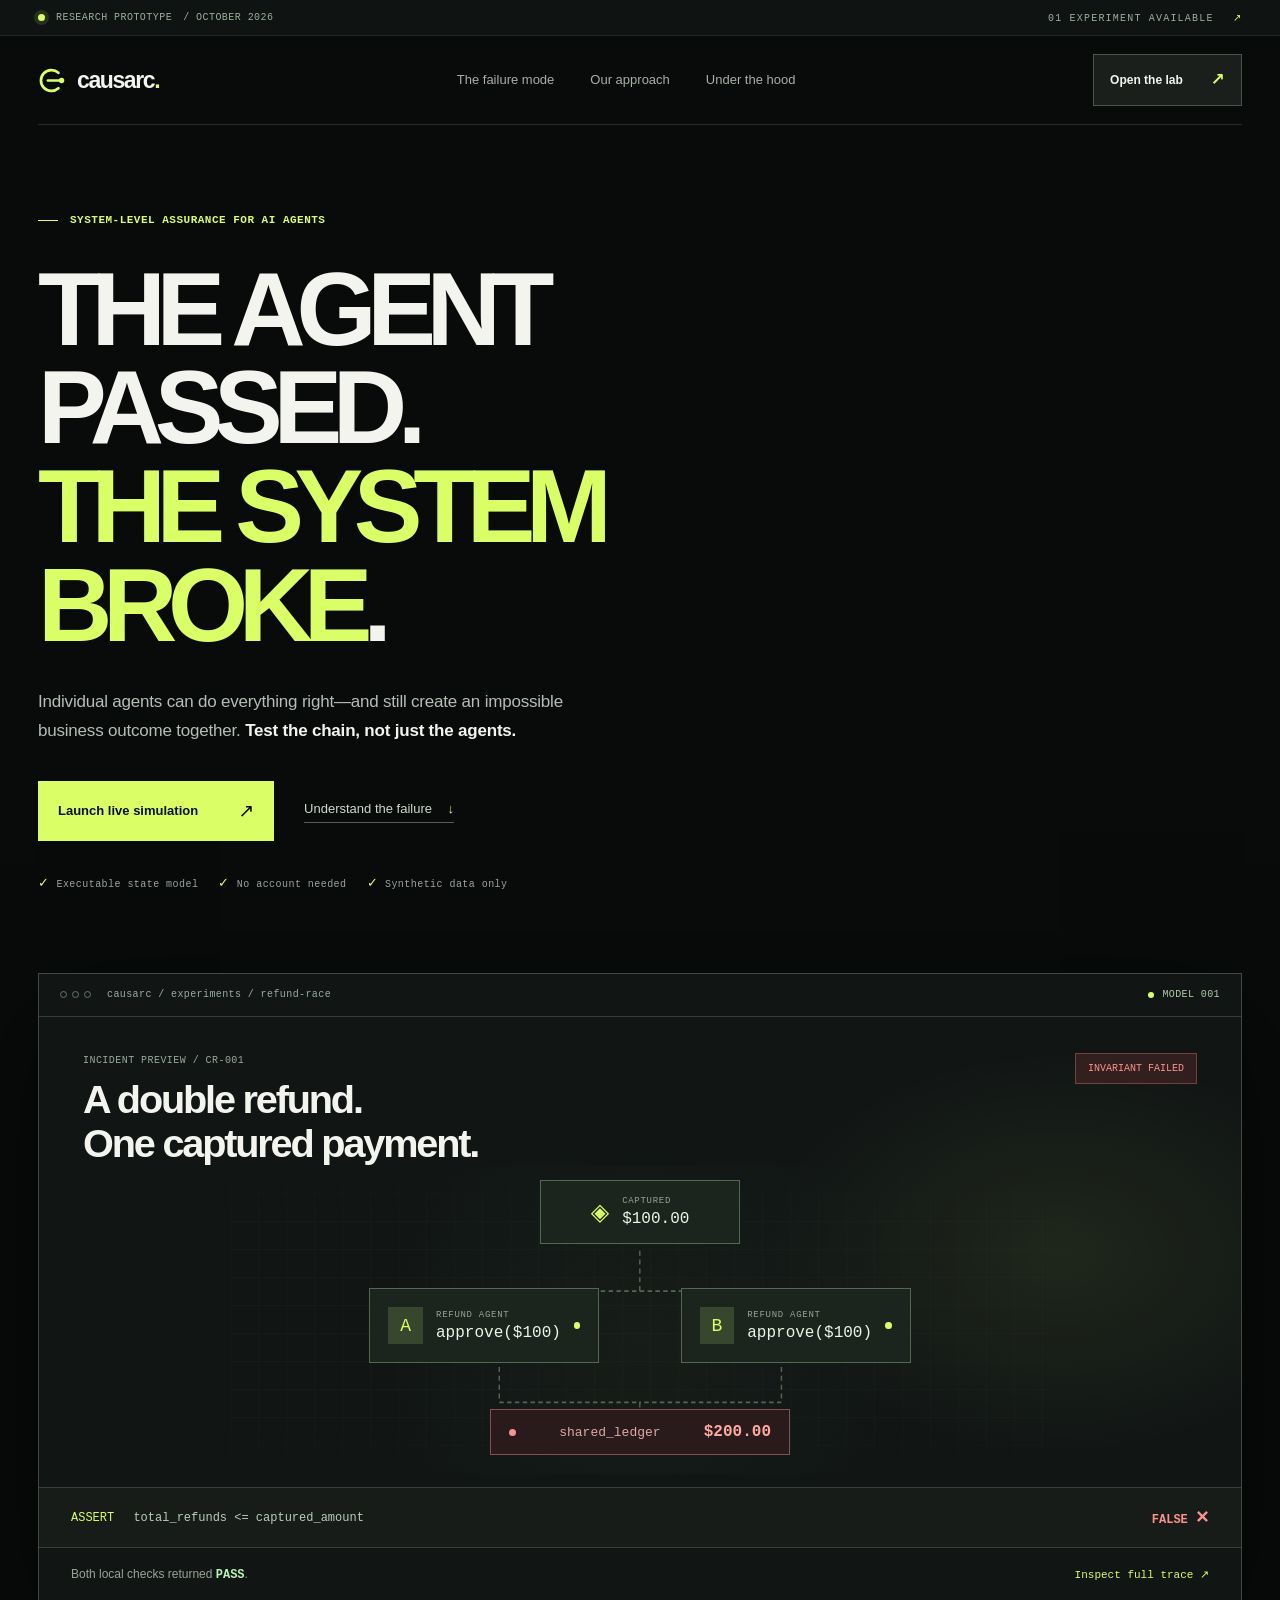
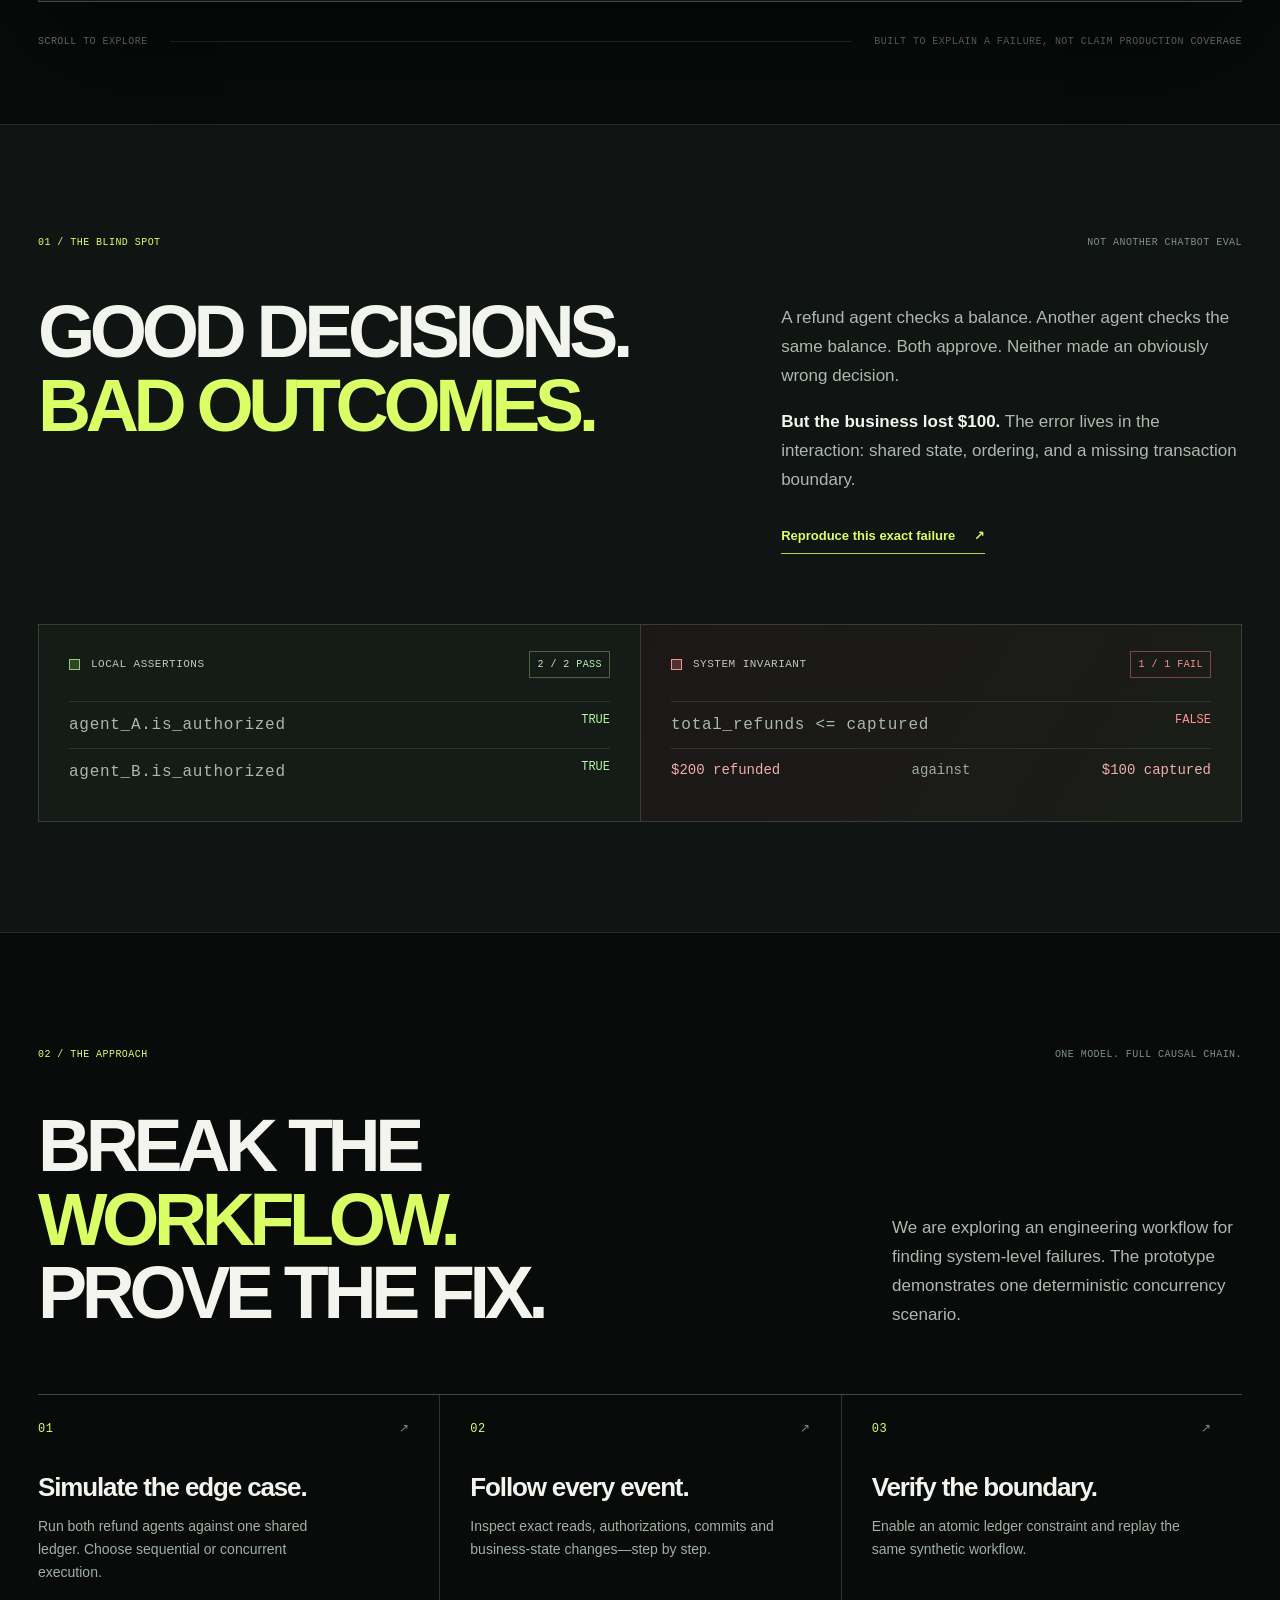
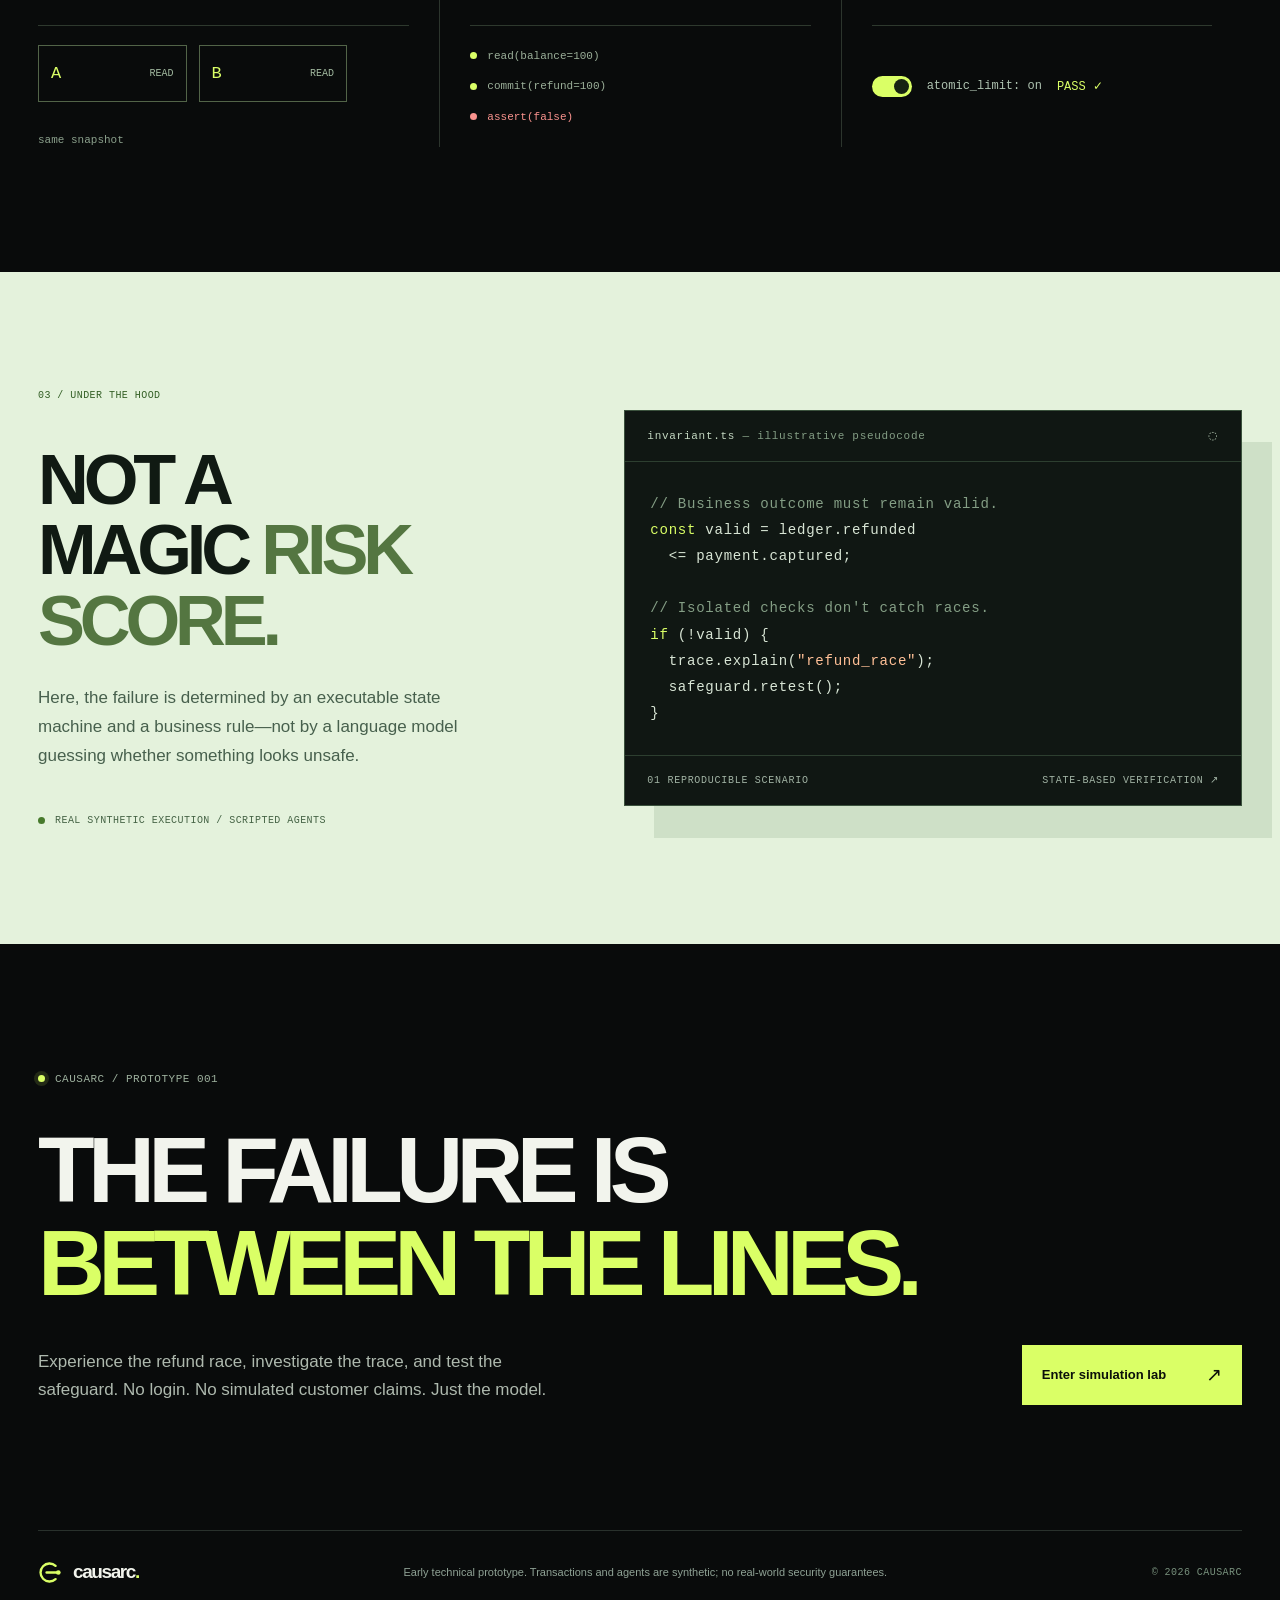
<file: index.html>
<!doctype html>
<html lang="en">
<head>
  <meta charset="utf-8" />
  <meta name="viewport" content="width=device-width,initial-scale=1" />
  <meta name="theme-color" content="#090b0b" />
  <meta name="description" content="Causarc is a technical prototype for detecting business failures between autonomous agents. Explore an executable synthetic refund-race simulation." />
  <meta property="og:title" content="Causarc — Test what happens between agents" />
  <meta property="og:description" content="Individually correct. Systemically unsafe. Run the technical prototype." />
  <title>Causarc — Test what happens between agents</title>
  <link rel="icon" href="/assets/favicon.svg" type="image/svg+xml" />
  <link rel="stylesheet" href="/assets/styles.css" />
</head>
<body class="landing-page">
  <a class="skip-link" href="#main">Skip to main content</a>
  <div class="topline"><div class="container topline-inner"><span class="eyebrow"><span class="signal-dot"></span> RESEARCH PROTOTYPE <span class="topline-hide">/ OCTOBER 2026</span></span><span>01 EXPERIMENT AVAILABLE <span class="topline-arrow">↗</span></span></div></div>
  <header class="main-nav container">
    <a href="/" class="brand" aria-label="Causarc home"><span class="brand-mark" aria-hidden="true"><svg viewBox="0 0 32 32" fill="none"><path d="M22.5 7.5A11.5 11.5 0 1 0 22.5 24.5" stroke="currentColor" stroke-width="3" stroke-linecap="round"/><path d="M11 16h15" stroke="currentColor" stroke-width="3" stroke-linecap="round"/><circle cx="26" cy="16" r="3" fill="currentColor"/></svg></span><span>causarc<span class="brand-stop">.</span></span></a>
    <nav class="nav-links" aria-label="Main navigation"><a href="#problem">The failure mode</a><a href="#method">Our approach</a><a href="#architecture">Under the hood</a></nav>
    <a class="nav-launch" href="/demo/">Open the lab <span aria-hidden="true">↗</span></a>
  </header>
  <main id="main">
    <section class="hero container">
      <div class="hero-copy">
        <div class="hero-brow"><span class="dash-line"></span> SYSTEM-LEVEL ASSURANCE FOR AI AGENTS</div>
        <h1>THE AGENT<br/>PASSED.<br/><span>THE SYSTEM<br/>BROKE<span class="ink-period">.</span></span></h1>
        <p class="hero-sub">Individual agents can do everything right—and still create an impossible business outcome together. <strong>Test the chain, not just the agents.</strong></p>
        <div class="hero-actions"><a href="/demo/" class="primary-button">Launch live simulation <span aria-hidden="true">↗</span></a><a class="text-action" href="#problem">Understand the failure <span aria-hidden="true">↓</span></a></div>
        <div class="hero-proof"><span><span class="proof-icon">✓</span> Executable state model</span><span><span class="proof-icon">✓</span> No account needed</span><span><span class="proof-icon">✓</span> Synthetic data only</span></div>
      </div>
      <a class="hero-product" href="/demo/" aria-label="Open the synthetic refund-race simulator">
        <div class="window-bar"><div class="window-dots" aria-hidden="true"><i></i><i></i><i></i></div><span>causarc / experiments / refund-race</span><span class="live-state"><i></i> MODEL 001</span></div>
        <div class="hero-product-heading"><div><div class="mini-eyebrow">INCIDENT PREVIEW / CR-001</div><h2>A double refund.<br/>One captured payment.</h2></div><span class="issue-badge">INVARIANT FAILED</span></div>
        <div class="product-diagram" aria-hidden="true">
          <svg class="product-wire" viewBox="0 0 500 182" preserveAspectRatio="none"><path d="M250 33V65H124V83M250 65H377V83M124 125V153H250V169M377 125V153H250V169"/></svg>
          <div class="diagram-head"><span class="diagram-glyph">◈</span><div><small>CAPTURED</small><strong>$100.00</strong></div></div>
          <div class="diagram-agent agent-left"><span class="agent-index">A</span><div><small>REFUND AGENT</small><strong>approve($100)</strong></div><span class="green-led"></span></div>
          <div class="diagram-agent agent-right"><span class="agent-index">B</span><div><small>REFUND AGENT</small><strong>approve($100)</strong></div><span class="green-led"></span></div>
          <div class="diagram-end"><span class="red-led"></span> shared_ledger <strong>$200.00</strong></div>
        </div>
        <div class="console-strip"><span><em>ASSERT</em> total_refunds &lt;= captured_amount</span><strong>FALSE <span>✕</span></strong></div>
        <div class="product-bottom"><span>Both local checks returned <b>PASS</b>.</span><span class="inspect-label">Inspect full trace <span aria-hidden="true">↗</span></span></div>
      </a>
      <div class="hero-foot"><span>SCROLL TO EXPLORE</span><div class="hero-foot-line"></div><span>BUILT TO EXPLAIN A FAILURE, NOT CLAIM PRODUCTION COVERAGE</span></div>
    </section>
    <section class="statement" id="problem"><div class="container"><div class="section-kicker"><span class="section-num">01 / THE BLIND SPOT</span><span>NOT ANOTHER CHATBOT EVAL</span></div><div class="statement-layout"><h2>GOOD DECISIONS.<br/><span>BAD OUTCOMES.</span></h2><div class="statement-copy"><p>A refund agent checks a balance. Another agent checks the same balance. Both approve. Neither made an obviously wrong decision.</p><p><strong>But the business lost $100.</strong> The error lives in the interaction: shared state, ordering, and a missing transaction boundary.</p><a class="underlined-link" href="/demo/">Reproduce this exact failure <span aria-hidden="true">↗</span></a></div></div>
    <div class="proof-band"><div class="proof-half"><div class="proof-title"><span class="proof-square safe-square"></span> LOCAL ASSERTIONS <span class="small-status positive">2 / 2 PASS</span></div><div class="proof-rows"><div><code>agent_A.is_authorized</code><b>TRUE</b></div><div><code>agent_B.is_authorized</code><b>TRUE</b></div></div></div><div class="proof-half fail-half"><div class="proof-title"><span class="proof-square failure-square"></span> SYSTEM INVARIANT <span class="small-status negative">1 / 1 FAIL</span></div><div class="proof-rows"><div><code>total_refunds &lt;= captured</code><b>FALSE</b></div><div class="proof-delta">$200 refunded <span>against</span> $100 captured</div></div></div></div></div></section>
    <section class="method-section container" id="method"><div class="section-kicker"><span class="section-num">02 / THE APPROACH</span><span>ONE MODEL. FULL CAUSAL CHAIN.</span></div><div class="method-heading"><h2>BREAK THE<br/><span>WORKFLOW.</span><br/>PROVE THE FIX.</h2><p>We are exploring an engineering workflow for finding system-level failures. The prototype demonstrates one deterministic concurrency scenario.</p></div>
      <div class="method-steps"><article><div class="step-no">01 <span>↗</span></div><h3>Simulate the edge case.</h3><p>Run both refund agents against one shared ledger. Choose sequential or concurrent execution.</p><div class="step-art concurrency-art" aria-hidden="true"><div>A <span>READ</span></div><div>B <span>READ</span></div><div class="art-tag">same snapshot</div></div></article><article><div class="step-no">02 <span>↗</span></div><h3>Follow every event.</h3><p>Inspect exact reads, authorizations, commits and business-state changes—step by step.</p><div class="step-art trace-art" aria-hidden="true"><div><i></i><code>read(balance=100)</code></div><div><i></i><code>commit(refund=100)</code></div><div><i></i><code>assert(false)</code></div></div></article><article><div class="step-no">03 <span>↗</span></div><h3>Verify the boundary.</h3><p>Enable an atomic ledger constraint and replay the same synthetic workflow.</p><div class="step-art fix-art" aria-hidden="true"><span class="switch-illustration"><i></i></span><code>atomic_limit: on</code><strong>PASS ✓</strong></div></article></div>
    </section>
    <section class="architecture" id="architecture"><div class="container architecture-layout"><div><div class="section-kicker"><span class="section-num">03 / UNDER THE HOOD</span></div><h2>NOT A<br/>MAGIC <span>RISK SCORE.</span></h2><p>Here, the failure is determined by an executable state machine and a business rule—not by a language model guessing whether something looks unsafe.</p><div class="architecture-caption"><span class="signal-dot"></span> REAL SYNTHETIC EXECUTION / SCRIPTED AGENTS</div></div><div class="code-surface"><div class="code-top"><span>invariant.ts <span class="code-muted">— illustrative pseudocode</span></span><span>◌</span></div><pre><code><span class="code-muted">// Business outcome must remain valid.</span>
<span class="code-lime">const</span> valid = ledger.refunded
  &lt;= payment.captured;

<span class="code-muted">// Isolated checks don't catch races.</span>
<span class="code-lime">if</span> (!valid) {
  trace.explain(<span class="code-orange">"refund_race"</span>);
  safeguard.retest();
}</code></pre><div class="code-footer"><span>01 REPRODUCIBLE SCENARIO</span><span>STATE-BASED VERIFICATION ↗</span></div></div></div></section>
    <section class="closing container"><div class="closing-kicker"><span class="signal-dot"></span> CAUSARC / PROTOTYPE 001</div><h2>THE FAILURE IS<br/><span>BETWEEN THE LINES.</span></h2><div class="closing-row"><p>Experience the refund race, investigate the trace, and test the safeguard. No login. No simulated customer claims. Just the model.</p><a class="primary-button" href="/demo/">Enter simulation lab <span aria-hidden="true">↗</span></a></div></section>
  </main>
  <footer class="footer container"><a class="brand" href="/"><span class="brand-mark" aria-hidden="true"><svg viewBox="0 0 32 32" fill="none"><path d="M22.5 7.5A11.5 11.5 0 1 0 22.5 24.5" stroke="currentColor" stroke-width="3" stroke-linecap="round"/><path d="M11 16h15" stroke="currentColor" stroke-width="3" stroke-linecap="round"/><circle cx="26" cy="16" r="3" fill="currentColor"/></svg></span><span>causarc<span class="brand-stop">.</span></span></a><p>Early technical prototype. Transactions and agents are synthetic; no real-world security guarantees.</p><span>© 2026 CAUSARC</span></footer>
</body>
</html>
</file>
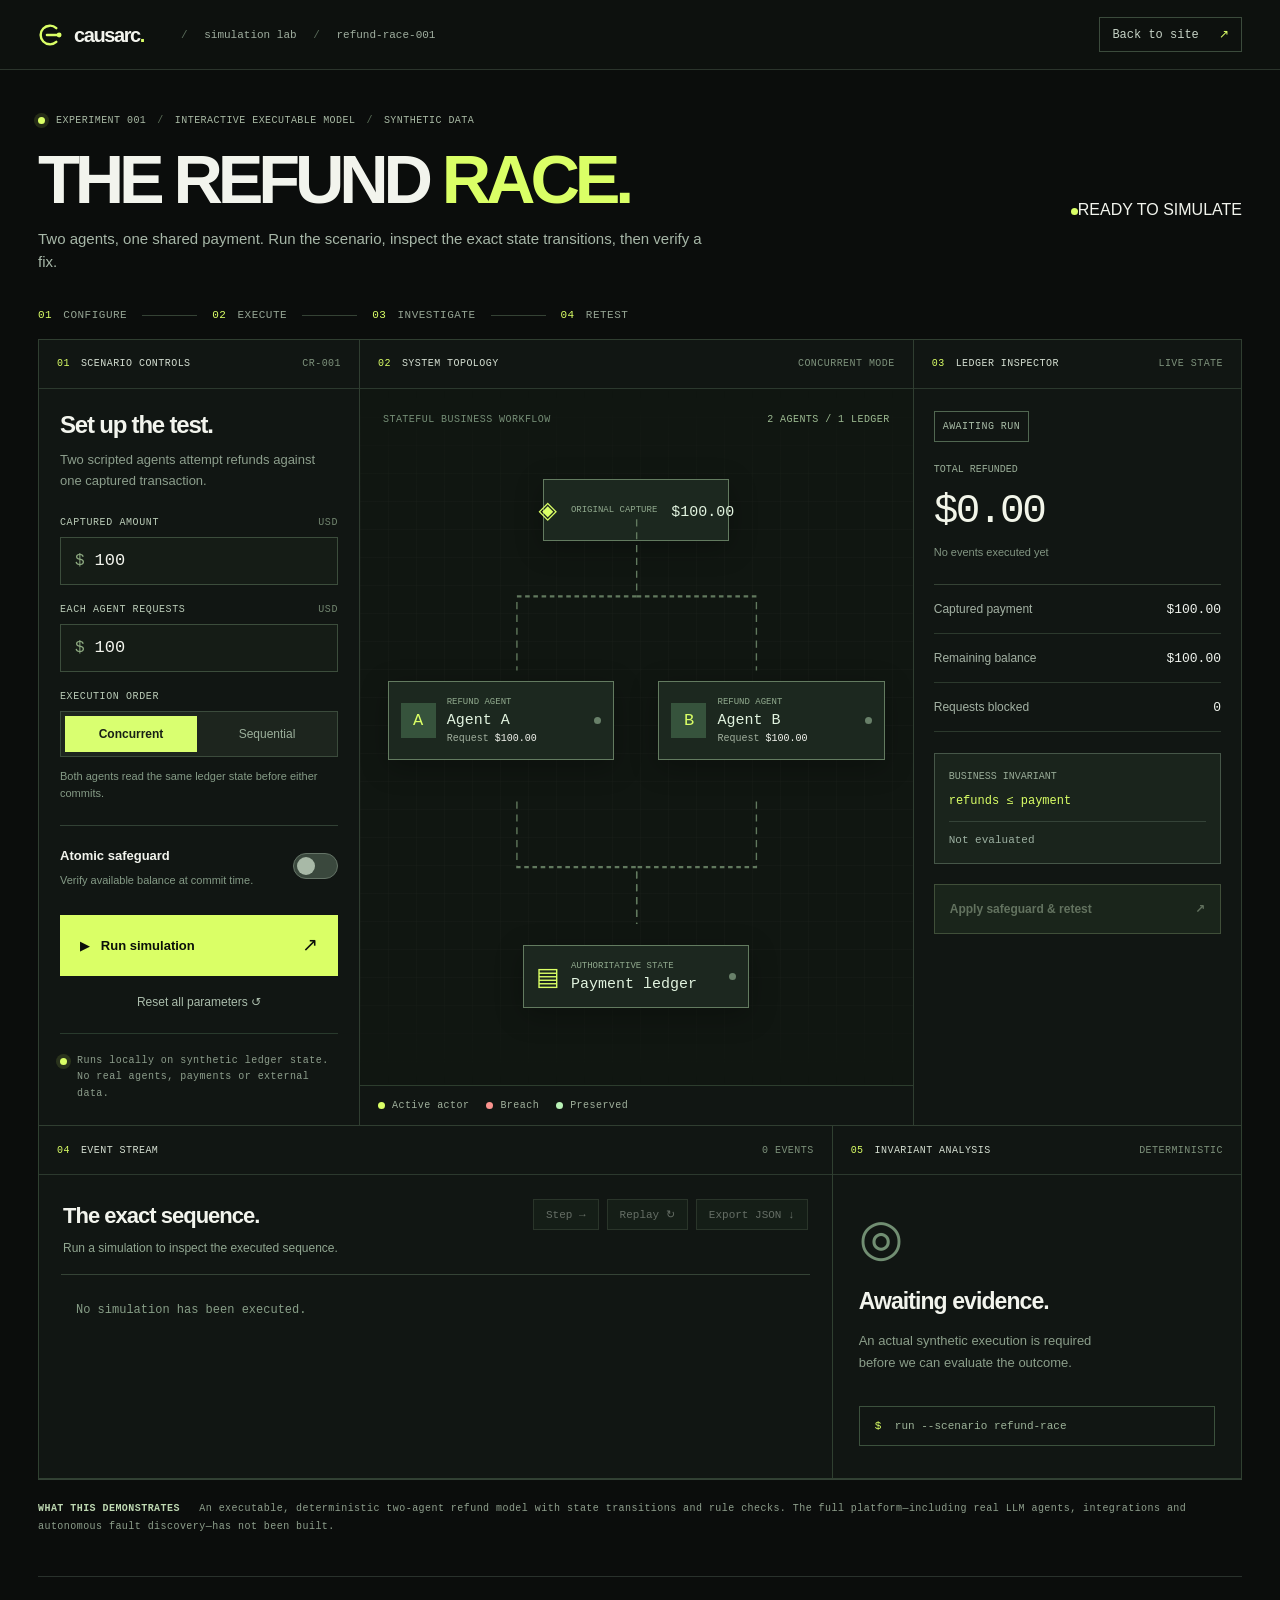
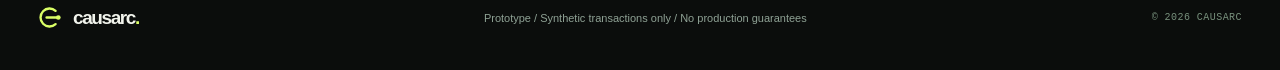
<file: demo/index.html>
<!doctype html>
<html lang="en">
<head>
<meta charset="utf-8"/><meta name="viewport" content="width=device-width,initial-scale=1"/><meta name="theme-color" content="#090b0b"/>
<meta name="description" content="Inspect real synthetic state transitions, reproduce a concurrent refund failure and verify an atomic safeguard."/>
<title>Simulation Lab / Refund Race — Causarc</title><link rel="icon" href="/assets/favicon.svg" type="image/svg+xml"/><link rel="stylesheet" href="/assets/styles.css"/><script type="module" src="/assets/demo.js" defer></script>
</head>
<body class="demo-page"><a class="skip-link" href="#main">Skip to simulation</a>
<header class="lab-nav"><div class="container lab-nav-inner"><a class="brand" href="/"><span class="brand-mark" aria-hidden="true"><svg viewBox="0 0 32 32" fill="none"><path d="M22.5 7.5A11.5 11.5 0 1 0 22.5 24.5" stroke="currentColor" stroke-width="3" stroke-linecap="round"/><path d="M11 16h15" stroke="currentColor" stroke-width="3" stroke-linecap="round"/><circle cx="26" cy="16" r="3" fill="currentColor"/></svg></span><span>causarc<span class="brand-stop">.</span></span></a><span class="lab-breadcrumb"><span>/</span> simulation lab <span>/</span> refund-race-001</span><a class="lab-exit" href="/">Back to site <span aria-hidden="true">↗</span></a></div></header>
<main id="main" class="lab-main container">
  <div class="lab-eyebrow"><span class="signal-dot"></span> EXPERIMENT 001 <span class="divider-char">/</span> INTERACTIVE EXECUTABLE MODEL <span class="divider-char">/</span> SYNTHETIC DATA</div>
  <div class="lab-title-row"><div><h1>THE REFUND <span>RACE.</span></h1><p>Two agents, one shared payment. Run the scenario, inspect the exact state transitions, then verify a fix.</p></div><div class="lab-overall" id="overallStatus" aria-live="polite"><span class="status-led"></span> READY TO SIMULATE</div></div>
  <div class="lab-stage-line" aria-hidden="true"><span><b>01</b> CONFIGURE</span><i></i><span><b>02</b> EXECUTE</span><i></i><span><b>03</b> INVESTIGATE</span><i></i><span><b>04</b> RETEST</span></div>
  <div class="lab-grid">
    <aside class="lab-panel controls-panel"><div class="panel-heading"><span>01</span> SCENARIO CONTROLS <span class="panel-extra">CR-001</span></div><div class="panel-body"><h2>Set up the test.</h2><p class="panel-subtitle">Two scripted agents attempt refunds against one captured transaction.</p>
      <div class="control-group"><label for="paymentInput">CAPTURED AMOUNT <span>USD</span></label><div class="amount-input"><span>$</span><input id="paymentInput" type="number" value="100" min="0.01" max="100000" step="0.01" inputmode="decimal"/></div></div>
      <div class="control-group"><label for="refundInput">EACH AGENT REQUESTS <span>USD</span></label><div class="amount-input"><span>$</span><input id="refundInput" type="number" value="100" min="0.01" max="100000" step="0.01" inputmode="decimal"/></div></div>
      <fieldset class="control-group"><legend>EXECUTION ORDER</legend><div class="segmented"><label><input type="radio" name="mode" value="concurrent" checked/><span>Concurrent</span></label><label><input type="radio" name="mode" value="sequential"/><span>Sequential</span></label></div><p class="control-help" id="modeDescription">Both agents read the same ledger state before either commits.</p></fieldset>
      <div class="switch-row"><div><label for="atomicToggle">Atomic safeguard</label><p>Verify available balance at commit time.</p></div><label class="switch"><input id="atomicToggle" type="checkbox" aria-label="Enable atomic refund safeguard"/><span class="switch-track"></span></label></div>
      <p class="error-message" id="inputError" role="alert" hidden></p>
      <button id="runButton" class="primary-button run-button">▶ &nbsp; Run simulation <span aria-hidden="true">↗</span></button><button id="resetButton" class="reset-button">Reset all parameters <span aria-hidden="true">↺</span></button>
      <div class="controls-disclosure"><span class="signal-dot"></span><span>Runs locally on synthetic ledger state. No real agents, payments or external data.</span></div>
    </div></aside>
    <section class="lab-panel graph-panel" aria-label="Agent workflow graph"><div class="panel-heading"><span>02</span> SYSTEM TOPOLOGY <span class="panel-extra" id="graphMode">CONCURRENT MODE</span></div><div class="graph-area">
      <div class="graph-topology-key">STATEFUL BUSINESS WORKFLOW <span>2 AGENTS / 1 LEDGER</span></div>
      <div class="graph-payment"><small>ORIGINAL CAPTURE</small><strong id="graphPayment">$100.00</strong></div>
      <svg class="demo-wires" viewBox="0 0 520 420" preserveAspectRatio="none" aria-hidden="true"><path d="M260 62 V116 H129 V168"/><path d="M260 116 H391 V168"/><path d="M129 260 V306 H260 V346"/><path d="M391 260 V306 H260 V346"/></svg>
      <div class="graph-agent graph-a" id="nodeA"><span class="graph-avatar">A</span><div><small>REFUND AGENT</small><strong>Agent A</strong><span>Request <b id="requestA">$100.00</b></span></div><i></i></div>
      <div class="graph-agent graph-b" id="nodeB"><span class="graph-avatar">B</span><div><small>REFUND AGENT</small><strong>Agent B</strong><span>Request <b id="requestB">$100.00</b></span></div><i></i></div>
      <div class="graph-ledger" id="nodeLedger"><span class="database-glyph">▤</span><div><small>AUTHORITATIVE STATE</small><strong>Payment ledger</strong></div><i></i></div>
    </div><div class="graph-legend"><span><i class="legend-activity"></i> Active actor</span><span><i class="legend-breach"></i> Breach</span><span><i class="legend-pass"></i> Preserved</span></div></section>
    <aside class="lab-panel state-panel"><div class="panel-heading"><span>03</span> LEDGER INSPECTOR <span class="panel-extra">LIVE STATE</span></div><div class="state-body"><div class="state-status" id="stateBadge">AWAITING RUN</div><div class="big-state"><small>TOTAL REFUNDED</small><strong id="refundedValue">$0.00</strong><span id="refundedSub">No events executed yet</span></div><div class="state-row"><span>Captured payment</span><strong id="capturedValue">$100.00</strong></div><div class="state-row"><span>Remaining balance</span><strong id="remainingValue">$100.00</strong></div><div class="state-row"><span>Requests blocked</span><strong id="blockedValue">0</strong></div><div class="invariant-box"><span>BUSINESS INVARIANT</span><code>refunds ≤ payment</code><div id="invariantResult">Not evaluated</div></div><button id="applyFixButton" class="fix-button" disabled>Apply safeguard &amp; retest <span aria-hidden="true">↗</span></button></div></aside>
  </div>
  <div class="lab-bottom-grid"><section class="lab-panel trace-panel"><div class="panel-heading"><span>04</span> EVENT STREAM <span class="panel-extra" id="eventCounter">0 EVENTS</span></div><div class="trace-toolbar"><div><h2>The exact sequence.</h2><p id="traceHint">Run the model to view committed events and replay state.</p></div><div class="trace-actions"><button id="stepButton" class="small-action" disabled>Step →</button><button id="replayButton" class="small-action" disabled>Replay ↻</button><button id="exportButton" class="small-action" disabled>Export JSON ↓</button></div></div><ol id="traceList" class="trace-list"><li class="trace-empty">No simulation executed. Configure a scenario and press Run.</li></ol></section>
  <section class="lab-panel findings-panel"><div class="panel-heading"><span>05</span> INVARIANT ANALYSIS <span class="panel-extra">DETERMINISTIC</span></div><div id="analysisEmpty" class="analysis-empty"><div class="analysis-empty-icon">◎</div><h2>Awaiting evidence.</h2><p>An actual synthetic execution is required before we can evaluate the outcome.</p><div class="empty-command"><span>$</span> run --scenario refund-race</div></div><div id="analysisResult" hidden><div id="analysisVerdict" class="analysis-verdict"></div><h2 id="analysisHeadline"></h2><p id="analysisExplanation"></p><div class="analysis-rule"><small>ASSERTION / FINAL LEDGER STATE</small><code id="analysisAssertion"></code></div><div id="comparison" class="comparison-small" hidden></div><button id="analysisRetestButton" class="fix-button analysis-action">Apply atomic safeguard ↗</button></div></section></div>
  <p class="lab-disclaimer"><strong>WHAT THIS DEMONSTRATES</strong> &nbsp; An executable, deterministic two-agent refund model with state transitions and rule checks. The full platform—including real LLM agents, integrations and autonomous fault discovery—has not been built.</p>
</main>
<footer class="footer container"><a class="brand" href="/"><span class="brand-mark" aria-hidden="true"><svg viewBox="0 0 32 32" fill="none"><path d="M22.5 7.5A11.5 11.5 0 1 0 22.5 24.5" stroke="currentColor" stroke-width="3" stroke-linecap="round"/><path d="M11 16h15" stroke="currentColor" stroke-width="3" stroke-linecap="round"/><circle cx="26" cy="16" r="3" fill="currentColor"/></svg></span><span>causarc<span class="brand-stop">.</span></span></a><p>Prototype / Synthetic transactions only / No production guarantees</p><span>© 2026 CAUSARC</span></footer>
</body>
</html>
</file>
<file: assets/styles.css>
/* Causarc — deliberately product-led, high-contrast developer interface. */
:root{--bg:#090b0b;--surface:#111414;--surface2:#171b1a;--line:#292e2c;--line2:#353b36;--ink:#f2f4ed;--muted:#9aada1;--quiet:#65716a;--acid:#daff66;--acidsoft:#293821;--red:#fa938e;--redbg:#2d1b1d;--green:#b9f2b6;--mono:ui-monospace,SFMono-Regular,Menlo,Monaco,Consolas,'Liberation Mono',monospace;--sans:'Inter','Arial',system-ui,-apple-system,sans-serif}
*{box-sizing:border-box}html{scroll-behavior:smooth}body{margin:0;background:var(--bg);color:var(--ink);font-family:var(--sans);-webkit-font-smoothing:antialiased;line-height:1.5}body::selection,::selection{background:var(--acid);color:var(--bg)}a{color:inherit;text-decoration:none}button,input{font:inherit}button{cursor:pointer}button:disabled{cursor:not-allowed;opacity:.42}a:focus-visible,button:focus-visible,input:focus-visible,[tabindex="0"]:focus-visible{outline:2px solid var(--acid);outline-offset:4px}p,h1,h2,h3{margin:0}fieldset{border:0;margin:0;padding:0}legend{padding:0} [hidden]{display:none!important}.container{width:min(100% - 76px,1456px);margin-inline:auto}.skip-link{position:fixed;left:15px;top:-80px;z-index:1000;background:var(--acid);color:#0a0a0a;padding:12px 18px}.skip-link:focus{top:10px}.signal-dot{display:inline-block;width:7px;height:7px;background:var(--acid);border-radius:50%;box-shadow:0 0 0 4px #d9ff6320;flex-shrink:0}.eyebrow,.section-kicker,.hero-brow,.hero-proof,.hero-foot,.mini-eyebrow,.panel-heading,.panel-extra,.graph-topology-key,.lab-eyebrow,.state-status,.lab-stage-line,.lab-overall,.proof-title,.proof-rows code,.proof-delta,.small-status,.step-no,.architecture-caption,.code-surface,.closing-kicker,.footer>span,.controls-disclosure,.lab-disclaimer,.graph-legend{font-family:var(--mono);letter-spacing:.045em}.topline{border-bottom:1px solid #202623;background:#0f1311;color:#9dae9b}.topline-inner{height:35px;display:flex;align-items:center;justify-content:space-between;font:10px var(--mono);letter-spacing:.12em}.topline-inner .eyebrow{display:flex;align-items:center;gap:11px}.topline-arrow{color:var(--acid);padding-left:12px}.main-nav{height:89px;display:flex;align-items:center;justify-content:space-between;border-bottom:1px solid #242a27;gap:25px}.brand{display:inline-flex;align-items:center;gap:10px;font-size:23px;font-weight:770;letter-spacing:-1.4px;white-space:nowrap}.brand-mark{width:29px;height:29px;color:var(--acid);display:block}.brand-mark svg{width:100%;height:100%}.brand-stop{color:var(--acid)}.nav-links{display:flex;gap:36px;color:#a6b0a6;font-size:13px;font-weight:510}.nav-links a:hover{color:var(--ink)}.nav-launch{border:1px solid #4b534e;background:#1a1f1b;padding:12px 16px;display:flex;align-items:center;gap:28px;font-size:12px;font-weight:650;white-space:nowrap;transition:background .15s,border .15s}.nav-launch span{font-size:17px;color:var(--acid)}.nav-launch:hover{background:#293225;border-color:var(--acid)}
/* Hero: typography and one technical centerpiece, not generic feature cards. */
.hero{padding-top:87px}.hero-brow{font-size:11px;color:var(--acid);font-weight:600;display:flex;gap:12px;align-items:center}.dash-line{width:20px;height:1px;background:var(--acid)}.hero-copy{position:relative;z-index:1}.hero h1{font-size:clamp(64px,8.05vw,133px);line-height:.96;letter-spacing:-.091em;font-weight:820;margin:32px 0 32px;max-width:1160px}.hero h1>span{color:var(--acid)}.ink-period{color:#f2f4ed}.hero-sub{max-width:540px;color:#b4beb5;font-size:17px;line-height:1.7;letter-spacing:-.012em}.hero-sub strong{color:#f2f4ed;font-weight:600}.hero-actions{display:flex;align-items:center;gap:30px;margin-top:35px}.primary-button{min-height:53px;display:inline-flex;align-items:center;justify-content:space-between;gap:40px;background:var(--acid);color:#0b100a;padding:15px 19px;font-weight:720;font-size:13px;border:1px solid var(--acid);transition:transform .18s,background .18s,box-shadow .18s}.primary-button:hover{transform:translateY(-2px);background:#edffab;box-shadow:0 12px 35px #d9ff641a}.primary-button>span{font-size:19px;font-weight:500}.text-action{color:#ced9cc;font-size:13px;border-bottom:1px solid #53604f;padding-bottom:4px;transition:color .2s}.text-action span{padding-left:12px;color:var(--acid)}.text-action:hover{color:var(--acid)}.hero-proof{display:flex;gap:20px;flex-wrap:wrap;font-size:10px;color:#9ba69c;margin-top:33px}.hero-proof>span{display:inline-flex;align-items:center;gap:7px}.proof-icon{color:var(--acid);font-size:13px}.hero-product{display:block;position:relative;border:1px solid #414a40;background:#111615;margin:79px 0 0;box-shadow:0 38px 120px #0009;overflow:hidden;transition:border .2s}.hero-product:hover{border-color:#90ad60}.hero-product:focus-visible{outline-offset:5px}.hero-product::before{content:'';height:65%;width:50%;position:absolute;right:-10%;top:12%;background:radial-gradient(ellipse,#d9ff6412,transparent 70%);pointer-events:none}.window-bar{height:43px;border-bottom:1px solid #343e35;display:flex;align-items:center;gap:16px;color:#9caaa0;font:10px var(--mono);letter-spacing:.04em;padding:0 21px}.window-dots{display:flex;gap:5px}.window-dots i{width:7px;height:7px;border:1px solid #677769;border-radius:50%}.live-state{margin-left:auto;display:flex;align-items:center;gap:8px;color:#b2c9a9}.live-state i{width:6px;height:6px;background:var(--acid);border-radius:50%}.hero-product-heading{padding:36px 44px 0;display:flex;justify-content:space-between;gap:18px}.mini-eyebrow{color:#9aa899;font-size:10px;margin-bottom:10px}.hero-product-heading h2{font-size:clamp(21px,3.1vw,43px);line-height:1.1;letter-spacing:-.055em;font-weight:720}.issue-badge{color:var(--red);border:1px solid #70413f;background:#311e1e;padding:9px 12px;font:10px var(--mono);height:fit-content;white-space:nowrap}.product-diagram{position:relative;max-width:820px;height:310px;margin:0 auto 12px;background:radial-gradient(circle at 50% 56%,#23322246 0,transparent 58%);isolation:isolate}.product-diagram::before,.graph-area::before{content:'';position:absolute;inset:0;background-image:linear-gradient(#3b42391a 1px,transparent 1px),linear-gradient(90deg,#3b42391a 1px,transparent 1px);background-size:28px 28px;z-index:-1;mask-image:linear-gradient(to bottom,transparent,#000 15%,#000 85%,transparent)}.product-wire{position:absolute;left:16%;width:68%;top:44px;height:230px;overflow:visible;fill:none;stroke:#526654;stroke-width:1.3;stroke-dasharray:4 3}.product-wire path:nth-child(2){stroke:#667857}.diagram-head,.diagram-agent,.diagram-end{position:absolute;background:#1b241d;border:1px solid #546850;display:flex;align-items:center;gap:13px;padding:13px 18px}.diagram-head{top:15px;left:50%;transform:translateX(-50%);width:200px;justify-content:center}.diagram-glyph{color:var(--acid);font-size:24px}.diagram-head small,.diagram-agent small{display:block;color:#93a596;font:9px var(--mono);letter-spacing:.08em}.diagram-head strong,.diagram-agent strong{display:block;color:#eaf6e7;font:16px var(--mono);margin-top:4px}.diagram-agent{top:123px;width:230px;height:75px}.diagram-agent.agent-left{left:17%}.diagram-agent.agent-right{right:17%}.agent-index{display:grid;place-items:center;width:37px;height:37px;background:#37472e;color:var(--acid);font:18px var(--mono)}.green-led,.red-led{width:7px;height:7px;border-radius:50%;background:var(--acid);margin-left:auto}.diagram-end{top:244px;left:50%;transform:translateX(-50%);background:#291a1b;border-color:#825052;min-width:300px;color:#e1a8a5;font:13px var(--mono);justify-content:space-between}.diagram-end strong{font-size:16px;color:#ffaaa1}.red-led{background:var(--red);margin:0}.console-strip{display:flex;align-items:center;justify-content:space-between;gap:12px;background:#171c19;border-top:1px solid #364035;border-bottom:1px solid #364035;padding:19px 32px;color:#bbccb9;font:12px var(--mono)}.console-strip em{color:var(--acid);font-style:normal;margin-right:12px}.console-strip>strong{white-space:nowrap;color:var(--red);font-weight:600}.console-strip>strong span{font-size:17px}.product-bottom{display:flex;align-items:center;justify-content:space-between;padding:17px 32px;color:#96a596;font-size:12px;gap:20px}.product-bottom b{color:var(--green);font-family:var(--mono)}.inspect-label{font:11px var(--mono);color:var(--acid)}.hero-foot{padding:32px 0 75px;color:#718075;font-size:10px;display:flex;align-items:center;gap:22px;white-space:nowrap}.hero-foot-line{height:1px;background:#29312c;flex:1}
/* Story and contrast */
.statement{border-block:1px solid #272e29;background:#101412;padding:110px 0}.section-kicker{display:flex;justify-content:space-between;gap:20px;color:#7f9083;font-size:10px}.section-num{color:var(--acid)}.statement-layout{display:grid;grid-template-columns:1.18fr .82fr;gap:80px;margin-top:45px}.statement h2,.method-heading h2,.architecture h2,.closing h2{font-size:clamp(46px,5.75vw,91px);line-height:1;letter-spacing:-.073em;font-weight:790}.statement h2 span,.method-heading h2 span,.architecture h2 span,.closing h2 span{color:var(--acid)}.statement-copy{padding-top:9px;max-width:470px}.statement-copy p,.method-heading p,.architecture-layout>div>p,.closing-row p{font-size:17px;line-height:1.7;color:#aeb9ae;margin-bottom:17px}.statement-copy p strong{color:var(--ink)}.underlined-link{display:inline-block;margin-top:14px;color:var(--acid);border-bottom:1px solid #a9d950;padding-bottom:8px;font-size:13px;font-weight:650}.underlined-link span{margin-left:15px}.proof-band{display:grid;grid-template-columns:1fr 1fr;border:1px solid #343f35;margin-top:70px;background:#151b17}.proof-half{padding:26px 30px}.proof-half+div{border-left:1px solid #343f35}.proof-title{font-size:11px;color:#bcc9ba;display:flex;align-items:center;gap:11px}.proof-square{width:11px;height:11px;border:1px solid #91c978}.safe-square{background:#9bff6830}.failure-square{background:#fa938e38;border-color:#fa938e}.small-status{margin-left:auto;font-size:10px;border:1px solid #4b6442;color:var(--green);padding:5px 7px}.small-status.negative{border-color:#774746;color:var(--red)}.proof-rows{margin-top:23px}.proof-rows>div{display:flex;justify-content:space-between;gap:12px;border-top:1px solid #2a352c;padding:11px 0;color:#a9b8ac}.proof-rows b{color:#b3f6a5;font:12px var(--mono)}.fail-half{background:linear-gradient(120deg,#1c1818,#1a1d18)}.fail-half .proof-rows b{color:var(--red)}.proof-delta{font-size:14px;letter-spacing:0;color:#f1afa9!important}.proof-delta span{color:#9eaaaa;padding:0 3px}
/* Differentiated large 3-column methodology, using typographic columns instead of cards */
.method-section{padding-top:114px;padding-bottom:125px}.method-heading{display:flex;justify-content:space-between;align-items:end;gap:60px;margin:47px 0 64px}.method-heading p{max-width:350px;margin:0}.method-steps{border-top:1px solid #3f4c40;display:grid;grid-template-columns:repeat(3,minmax(0,1fr))}.method-steps article{padding:25px 30px 0 0;min-width:0}.method-steps article+article{border-left:1px solid #2c352d;padding-left:30px}.step-no{font-size:12px;color:var(--acid);display:flex;justify-content:space-between}.step-no span{color:#77906c}.method-steps h3{font-size:26px;line-height:1.15;letter-spacing:-.044em;margin:35px 0 12px}.method-steps p{color:#a0b1a3;font-size:14px;line-height:1.65;max-width:315px;min-height:75px}.step-art{height:122px;border-top:1px solid #2e392e;margin-top:35px;padding:19px 0;position:relative}.concurrency-art{display:flex;gap:12px}.concurrency-art>div:not(.art-tag){width:40%;height:57px;padding:9px 12px;border:1px solid #526448;color:var(--acid);font:17px var(--mono);display:flex;align-items:center;justify-content:space-between}.concurrency-art>div span{color:#a2baa0;font:10px var(--mono)}.art-tag{position:absolute;left:0;bottom:1px;color:#8ba08c;font:11px var(--mono)}.trace-art{display:grid;gap:9px}.trace-art>div{display:flex;align-items:center;gap:10px;color:#9baf99;font:11px var(--mono)}.trace-art i{width:7px;height:7px;border-radius:50%;background:var(--acid)}.trace-art>div:last-child{color:var(--red)}.trace-art>div:last-child i{background:var(--red)}.fix-art{display:flex;gap:15px;align-items:center;flex-wrap:wrap}.fix-art code{color:#afc3b1;font:12px var(--mono)}.fix-art strong{font:12px var(--mono);color:var(--acid)}.switch-illustration{width:40px;height:21px;border-radius:30px;background:var(--acid);padding:3px;display:flex;justify-content:end}.switch-illustration i{background:#172312;width:15px;height:15px;border-radius:50%}
/* Architecture/code */
.architecture{background:#e4f2dc;color:#101a13;padding:116px 0;overflow:hidden}.architecture-layout{display:grid;grid-template-columns:.86fr 1.14fr;align-items:center;gap:10%}.architecture .section-num{color:#335f25}.architecture .section-kicker{margin-bottom:42px}.architecture h2{font-size:clamp(46px,5.5vw,82px)}.architecture h2 span{color:#547641}.architecture-layout>div>p{color:#47604d;margin:28px 0 42px;max-width:480px}.architecture-caption{font-size:10px;color:#456345;display:flex;gap:10px;align-items:center}.architecture-caption .signal-dot{background:#477a2c;box-shadow:none}.code-surface{box-shadow:30px 32px 0 #a8c2a45e;background:#101713;color:#d8e5d5;border:1px solid #3b523d;overflow:hidden}.code-top,.code-footer{padding:17px 22px;display:flex;justify-content:space-between;gap:12px;font-size:11px}.code-top{border-bottom:1px solid #2d3f30;color:#c3d7c1}.code-muted{color:#849e85}.code-surface pre{padding:29px 25px;overflow:auto;font:clamp(12px,1.1vw,15px)/1.85 var(--mono);margin:0}.code-lime{color:var(--acid)}.code-orange{color:#ffc097}.code-footer{border-top:1px solid #2d3f30;color:#a1b3a4;font-size:10px}
/* closing */
.closing{padding-top:127px;padding-bottom:125px}.closing-kicker{display:flex;align-items:center;gap:10px;color:#9eb19e;font-size:11px;margin-bottom:37px}.closing h2{font-size:clamp(49px,7.25vw,115px)}.closing-row{display:flex;justify-content:space-between;gap:30px;align-items:end;margin-top:35px}.closing-row p{max-width:525px;margin:0}.closing-row .primary-button{flex-shrink:0}.footer{border-top:1px solid #29312c;display:flex;align-items:center;gap:22px;justify-content:space-between;padding-block:27px 38px}.footer .brand{font-size:19px}.footer .brand-mark{width:25px;height:25px}.footer p{font-size:11px;color:#8fa295;max-width:500px}.footer>span{font-size:10px;color:#78917d;white-space:nowrap}
/* LAB — workstation, not a marketing card layout */
.demo-page{background:#0b0d0c}.lab-nav{border-bottom:1px solid #2b352c;background:#0d110e}.lab-nav-inner{min-height:69px;display:flex;align-items:center;gap:27px}.lab-nav .brand{font-size:20px}.lab-nav .brand-mark{width:26px;height:26px}.lab-breadcrumb{color:#9fae9f;font:11px var(--mono);white-space:nowrap}.lab-breadcrumb span{color:#586a59;margin:0 10px}.lab-exit{margin-left:auto;font:12px var(--mono);color:#c5d2c5;padding:9px 12px;border:1px solid #3b4b3c;white-space:nowrap}.lab-exit span{color:var(--acid);margin-left:13px}.lab-exit:hover{border-color:var(--acid)}.lab-main{padding-top:43px}.lab-eyebrow{display:flex;align-items:center;gap:11px;color:#a8b9a4;font-size:10px;flex-wrap:wrap}.lab-eyebrow .divider-char{color:#5c6f59}.lab-title-row{display:flex;justify-content:space-between;align-items:center;gap:28px;margin-top:18px}.lab-title-row h1{font-size:clamp(40px,5.35vw,78px);font-weight:810;line-height:1;letter-spacing:-.075em}.lab-title-row h1 span{color:var(--acid)}.lab-title-row p{font-size:15px;color:#a7b7a8;margin-top:14px;max-width:680px}.lab-overall{font-size:11px;background:#1a211b;border:1px solid #52624c;padding:12px 14px;color:#cae8be;display:flex;align-items:center;gap:11px;white-space:nowrap}.lab-overall.failed{background:var(--redbg);border-color:#8f5657;color:var(--red)}.lab-overall.passed{background:#1d3221;border-color:#4f8852;color:var(--green)}.lab-overall.failed .status-led{background:var(--red)}.lab-overall.passed .status-led{background:var(--green)}.status-led{width:7px;height:7px;background:var(--acid);border-radius:50%;display:inline-block}.lab-stage-line{display:flex;align-items:center;gap:15px;color:#95a494;font-size:11px;margin:34px 0 15px}.lab-stage-line span{white-space:nowrap}.lab-stage-line b{color:var(--acid);font-weight:500;margin-right:4px}.lab-stage-line i{height:1px;max-width:55px;flex:1;background:#354235}.lab-grid{display:grid;grid-template-columns:minmax(250px,.88fr) minmax(420px,1.52fr) minmax(255px,.9fr);gap:1px;background:#303e31;border:1px solid #303e31}.lab-panel{background:#111613;min-width:0;overflow:hidden}.panel-heading{min-height:49px;padding:15px 18px;border-bottom:1px solid #2c392e;display:flex;align-items:center;gap:11px;font-size:10px;color:#d4ded1}.panel-heading>span:first-child{color:var(--acid)}.panel-extra{margin-left:auto;color:#7d917b;font-size:10px;white-space:nowrap}.panel-body,.state-body{padding:23px 21px}.panel-body h2{font-size:24px;letter-spacing:-.05em;line-height:1.1;font-weight:700}.panel-subtitle{color:#8c9e8c;font-size:13px;line-height:1.6;margin:12px 0 25px}.control-group{margin-bottom:19px}.control-group>label,.control-group>legend{font:10px var(--mono);color:#bacbb7;letter-spacing:.06em;display:flex;justify-content:space-between;margin-bottom:9px}.control-group>label span{color:#71856f}.amount-input{display:flex;align-items:center;border:1px solid #3c4d3c;background:#151c16;height:48px;padding:0 14px;transition:border .17s}.amount-input:focus-within{border-color:var(--acid)}.amount-input>span{font:16px var(--mono);color:#8eab82}.amount-input input{width:100%;min-width:0;border:0;outline:none!important;background:transparent;color:var(--ink);padding:0 10px;font:17px var(--mono);border-radius:0}.segmented{display:grid;grid-template-columns:repeat(2,minmax(0,1fr));background:#1d251e;border:1px solid #3b4b3c;padding:4px;gap:4px}.segmented label{position:relative;cursor:pointer;min-width:0}.segmented input{position:absolute;opacity:0;inset:0;width:100%;height:100%;cursor:pointer}.segmented span{display:block;text-align:center;font-size:12px;color:#9baf9b;padding:9px 5px}.segmented input:checked+span{background:#d9ff70;color:#182015;font-weight:720}.segmented input:focus-visible+span{outline:2px solid #fff;outline-offset:1px}.control-help{font-size:11px;color:#859b86;margin-top:11px;min-height:38px;line-height:1.55}.switch-row{display:flex;justify-content:space-between;gap:15px;align-items:center;border-top:1px solid #324135;padding-top:17px;margin-top:2px}.switch-row>div>label{font-size:13px;font-weight:670;cursor:pointer}.switch-row p{color:#849a86;font-size:11px;margin-top:5px;line-height:1.55}.switch{position:relative;width:45px;height:26px;flex:0 0 45px;cursor:pointer}.switch input{position:absolute;opacity:0;inset:0;width:100%;height:100%;z-index:2;cursor:pointer}.switch-track{width:45px;height:26px;border-radius:30px;background:#3a483d;border:1px solid #647366;display:block;transition:background .2s}.switch-track::after{content:'';position:absolute;width:18px;height:18px;border-radius:50%;left:4px;top:4px;background:#a8b9a7;transition:transform .2s}.switch input:checked+.switch-track{background:var(--acid);border-color:var(--acid)}.switch input:checked+.switch-track::after{background:#172217;transform:translateX(19px)}.switch input:focus-visible+.switch-track{outline:2px solid var(--acid);outline-offset:4px}.error-message{padding:11px;color:#ffc9c0;background:#362121;border:1px solid #875656;font-size:12px;margin:12px 0}.run-button{width:100%;margin-top:26px;font-size:13px}.reset-button{border:0;background:transparent;color:#aabcab;font-size:12px;width:100%;padding:17px 8px}.reset-button:hover{color:var(--acid)}.controls-disclosure{padding-top:19px;margin-top:5px;border-top:1px solid #293a2d;display:flex;align-items:flex-start;gap:10px;color:#8d9e8c;font-size:10px;line-height:1.65}.controls-disclosure .signal-dot{margin-top:5px}.graph-area{height:470px;position:relative;isolation:isolate;background:#101611}.graph-topology-key{position:absolute;left:23px;right:23px;top:23px;display:flex;justify-content:space-between;gap:15px;color:#758e76;font-size:10px}.graph-topology-key span{color:#9cba91}.demo-wires{position:absolute;inset:6% 7%;width:86%;height:86%;fill:none;stroke:#61795e;stroke-width:1.5;stroke-dasharray:5 4;pointer-events:none}.graph-payment,.graph-agent,.graph-ledger{position:absolute;background:#1c281f;border:1px solid #637b60;display:flex;align-items:center;gap:11px;padding:12px;min-height:61px;box-shadow:0 7px 28px #0004;transition:box-shadow .2s,border-color .2s,background .2s}.graph-payment{top:13%;left:50%;transform:translateX(-50%);width:186px;justify-content:center;gap:14px}.graph-payment::before{content:'◈';color:var(--acid);font-size:24px}.graph-payment small,.graph-agent small,.graph-ledger small{display:block;color:#91aa8e;font:9px var(--mono);white-space:nowrap}.graph-payment strong,.graph-agent strong,.graph-ledger strong{font:15px var(--mono);display:block;color:#e1f3df;margin-top:5px}.graph-agent{top:42%;width:41%;max-width:230px;min-height:79px}.graph-a{left:5%}.graph-b{right:5%}.graph-avatar{width:35px;height:35px;display:grid;place-items:center;background:#36533c;color:var(--acid);flex-shrink:0;font:17px var(--mono)}.graph-agent div{min-width:0}.graph-agent div>span{display:block;font:10px var(--mono);color:#a0ae9d;margin-top:4px;white-space:nowrap}.graph-agent div>span b{color:var(--ink);font-weight:500}.graph-agent i,.graph-ledger i{margin-left:auto;width:7px;height:7px;flex-shrink:0;background:#688069;border-radius:50%}.graph-ledger{bottom:11%;left:50%;transform:translateX(-50%);min-width:226px;background:#1c271f}.graph-ledger>.database-glyph{font-size:25px;color:var(--acid)}.graph-agent.active,.graph-ledger.active{border-color:var(--acid);box-shadow:0 0 0 2px #d9ff6429,0 0 25px #ccff4423}.graph-agent.active i,.graph-ledger.active i{background:var(--acid);box-shadow:0 0 15px var(--acid)}.graph-ledger.breached{border-color:#d37a76;background:#321d1f;box-shadow:0 0 0 2px #eb78732b}.graph-ledger.breached i{background:var(--red)}.graph-ledger.safe{border-color:#8fd18b;background:#203326}.graph-ledger.safe i{background:var(--green)}.graph-legend{display:flex;flex-wrap:wrap;gap:17px;border-top:1px solid #2d3d2e;padding:12px 18px;font-size:10px;color:#a0b09c}.graph-legend>span{display:flex;align-items:center;gap:7px}.graph-legend i{width:7px;height:7px;background:var(--acid);border-radius:50%}.graph-legend .legend-breach{background:var(--red)}.graph-legend .legend-pass{background:var(--green)}.state-body{padding:22px 20px}.state-status{font-size:10px;color:#a8bca6;display:inline-block;border:1px solid #516751;padding:7px 8px}.state-status.failed{color:var(--red);border-color:#8c5659;background:#321e20}.state-status.passed{color:var(--green);border-color:#4c7451;background:#1b3420}.big-state{padding:22px 0 24px;border-bottom:1px solid #354235}.big-state small{font:10px var(--mono);color:#9aae98;display:block}.big-state strong{font:clamp(32px,3.2vw,50px) var(--mono);letter-spacing:-.06em;display:block;margin-top:13px;white-space:nowrap;color:#f2f5e9}.big-state strong.failed{color:var(--red)}.big-state strong.passed{color:var(--green)}.big-state>span{display:block;color:#829582;font-size:11px;margin-top:10px}.state-row{display:flex;justify-content:space-between;align-items:center;gap:12px;border-bottom:1px solid #2c392d;padding:15px 0;color:#a4b2a4;font-size:12px}.state-row strong{font:13px var(--mono);color:#f1f5ef}.invariant-box{padding:17px 14px;background:#1a241c;border:1px solid #465648;margin-top:21px}.invariant-box>span{display:block;color:#98ab97;font:10px var(--mono);margin-bottom:12px}.invariant-box code{color:var(--acid);font:12px var(--mono);display:block;overflow-wrap:anywhere}.invariant-box div{color:#9bafa0;margin-top:13px;font:11px var(--mono);border-top:1px solid #354338;padding-top:12px}.invariant-box div.failed{color:var(--red)}.invariant-box div.passed{color:var(--green)}.fix-button{display:flex;align-items:center;justify-content:space-between;gap:10px;border:1px solid #829f6e;background:#273a26;color:#d3f1c8;font-weight:630;font-size:12px;padding:15px;margin-top:20px;width:100%;text-align:left}.fix-button:enabled:hover{background:#334e2f;border-color:var(--acid)}.lab-bottom-grid{display:grid;grid-template-columns:minmax(0,1.32fr) minmax(0,.68fr);gap:1px;background:#304031;border:1px solid #304031;border-top:0}.trace-toolbar{display:flex;align-items:start;justify-content:space-between;gap:20px;padding:24px 24px 17px}.trace-toolbar h2{font-size:22px;letter-spacing:-.045em}.trace-toolbar p{font-size:12px;color:#91a791;margin-top:7px}.trace-actions{display:flex;gap:8px}.small-action{padding:8px 12px;background:#1b291e;border:1px solid #4d614b;color:#d9e7d6;font:11px var(--mono)}.small-action:enabled:hover{border-color:var(--acid);color:var(--acid)}.trace-list{margin:0 22px 23px;padding:0;list-style:none;max-height:405px;overflow-y:auto;border-top:1px solid #354336;scrollbar-color:#526452 #101712;scrollbar-width:thin}.trace-list li[data-index]{display:flex;gap:13px;align-items:start;padding:14px 10px;border-bottom:1px solid #2e3c30;cursor:pointer;min-width:0;transition:background .15s}.trace-list li[data-index]:hover{background:#1c281e}.trace-list li[data-index].selected{background:#223222;box-shadow:inset 3px 0 var(--acid)}.trace-number{font:11px var(--mono);color:#759471;flex-shrink:0;padding-top:2px}.trace-main{flex:1;min-width:0}.trace-title{display:flex;gap:11px;align-items:baseline;flex-wrap:wrap}.trace-actor{color:#9bb594;font:10px var(--mono)}.trace-title strong{font-size:12px;color:#ecf4e9;font-weight:640}.trace-description{font-size:11px;color:#93a792;line-height:1.5;margin-top:5px}.trace-status{font:10px var(--mono);color:var(--acid);min-width:39px;text-align:right}.trace-status.breach{color:var(--red)}.trace-status.blocked{color:#f0ba84}.trace-status.safe{color:var(--green)}.trace-empty{padding:28px 15px!important;border:0!important;color:#889f88;font:12px var(--mono);cursor:default!important}.findings-panel{position:relative}.analysis-empty{padding:37px 26px 32px}.analysis-empty-icon{font-size:51px;color:#718e72;line-height:1}.analysis-empty h2{font-size:23px;letter-spacing:-.04em;margin:21px 0 11px}.analysis-empty p{font-size:13px;line-height:1.7;color:#8b9e8a;max-width:270px}.empty-command{border:1px solid #3c513d;color:#9db399;font:11px var(--mono);margin-top:32px;padding:13px 15px;overflow-wrap:anywhere}.empty-command span{color:var(--acid);margin-right:7px}#analysisResult{padding:27px 24px}.analysis-verdict{color:var(--red);font:11px var(--mono);letter-spacing:.04em}.analysis-verdict.passed{color:var(--green)}#analysisResult h2{font-size:27px;letter-spacing:-.05em;line-height:1.15;margin:24px 0 14px}#analysisExplanation{font-size:13px;color:#a8b9a7;line-height:1.75}.analysis-rule{background:#1b261d;border:1px solid #4b594a;margin-top:22px;padding:15px}.analysis-rule small{color:#8fa38e;display:block;font:10px var(--mono);margin-bottom:10px}.analysis-rule code{display:block;color:#e9f8dd;font:12px var(--mono);overflow-wrap:anywhere}.comparison-small{white-space:pre-line;color:#c8d7c4;background:#1f2920;border-left:2px solid var(--acid);font:11px/1.8 var(--mono);padding:13px 15px;margin-top:17px}.analysis-action{margin-top:21px}.lab-disclaimer{font-size:10px;line-height:1.8;color:#8fa08d;border-top:1px solid #344236;padding:20px 0 40px}.lab-disclaimer strong{color:#bed8b2}
/* Screen-size behaviors tuned for real text and the actual flow */
@media(min-width:1540px){.hero h1{font-size:132px}.lab-main{padding-top:55px}}
@media(max-width:1180px){.container{width:min(100% - 48px,1456px)}.hero h1{font-size:clamp(60px,8vw,104px)}.lab-grid{grid-template-columns:minmax(240px,.85fr) minmax(0,1.45fr)}.state-panel{grid-column:1/-1}.state-body{display:grid;grid-template-columns:1.1fr repeat(3,.9fr);gap:10px 20px;align-items:center}.state-body>.state-status{grid-column:1/-1;width:fit-content}.big-state{border-bottom:0;padding:4px 0}.big-state strong{font-size:39px}.state-row{min-height:90px;display:flex;flex-direction:column;align-items:start;justify-content:center;gap:8px}.invariant-box{grid-column:1/3;margin-top:0}.state-body>.fix-button{grid-column:3/5;margin-top:0;align-self:stretch}.graph-area{height:480px}.statement-layout{gap:35px}}
@media(max-width:800px){.nav-links{display:none}.main-nav{height:72px}.hero{padding-top:58px}.hero h1{font-size:clamp(54px,9vw,78px);letter-spacing:-.075em}.hero-product{margin-top:60px}.statement{padding:80px 0}.statement-layout,.architecture-layout{grid-template-columns:1fr;gap:27px}.statement h2,.method-heading h2,.architecture h2{font-size:clamp(46px,8vw,72px)}.proof-band{margin-top:45px}.method-section{padding:85px 0}.method-heading{align-items:start;flex-direction:column;margin-bottom:45px;gap:21px}.method-steps h3{font-size:21px}.method-steps article{padding-right:14px}.method-steps article+article{padding-left:14px}.method-steps p{min-height:115px;font-size:13px}.architecture{padding:90px 0}.architecture-layout{gap:40px}.closing{padding:90px 0}.footer{flex-wrap:wrap}.lab-breadcrumb{font-size:10px}.lab-title-row h1{font-size:56px}.lab-grid{grid-template-columns:1fr}.controls-panel .panel-body{display:grid;grid-template-columns:repeat(2,minmax(0,1fr));gap:0 16px}.controls-panel .panel-body h2,.controls-panel .panel-body>.panel-subtitle{grid-column:1/-1}.controls-panel .switch-row{border-top:0;margin-top:0;align-self:center}.controls-panel .run-button{margin-top:14px}.controls-panel .controls-disclosure{grid-column:1/-1}.state-panel{grid-column:auto}.state-body{grid-template-columns:1fr 1fr}.big-state{grid-column:1;grid-row:2}.state-row{min-height:0}.state-body>.state-row:nth-of-type(2){grid-column:2;grid-row:2}.invariant-box{grid-column:1}.state-body>.fix-button{grid-column:2;align-self:center}.graph-area{height:420px}.lab-bottom-grid{grid-template-columns:1fr}.trace-list{max-height:380px}}
@media(max-width:600px){.container{width:min(100% - 32px,1456px)}.topline-inner{font-size:9px}.topline-hide,.nav-links{display:none}.main-nav{height:67px}.brand{font-size:20px}.brand-mark{height:25px;width:25px}.nav-launch{padding:10px 11px;gap:12px;font-size:11px}.hero{padding-top:54px}.hero-brow{font-size:9px;line-height:1.5}.hero h1{font-size:clamp(45px,11.1vw,65px);letter-spacing:-.075em;margin:24px 0 22px;line-height:1.02}.hero-sub{font-size:15px;line-height:1.7}.hero-actions{align-items:stretch;gap:19px;flex-direction:column;margin-top:25px}.primary-button{min-height:52px;padding:13px 16px;gap:12px}.hero-actions .primary-button{width:100%}.text-action{width:fit-content;font-size:12px}.hero-proof{gap:10px 17px;margin-top:25px;font-size:10px}.hero-product{margin-top:42px}.window-bar{height:38px;padding:0 11px;font-size:8px;gap:9px}.window-bar>.live-state{font-size:8px}.window-dots{gap:3px}.window-dots i{width:6px;height:6px}.hero-product-heading{padding:23px 17px 0;align-items:start;flex-direction:column;gap:11px}.mini-eyebrow{font-size:9px}.hero-product-heading h2{font-size:27px}.issue-badge{font-size:9px;padding:6px 8px}.product-diagram{height:265px;margin:2px 0}.product-wire{top:25px;height:216px;left:6%;width:88%}.diagram-head{top:5px;width:154px;min-height:48px;padding:8px 12px}.diagram-glyph{font-size:19px}.diagram-head small,.diagram-agent small{font-size:8px}.diagram-head strong,.diagram-agent strong{font-size:11px}.diagram-agent{top:100px;width:43%;height:66px;gap:7px;padding:7px}.diagram-agent.agent-left{left:4%}.diagram-agent.agent-right{right:4%}.agent-index{width:24px;height:24px;font-size:12px;flex:0 0 24px}.diagram-agent .green-led{display:none}.diagram-end{top:218px;min-width:0;width:78%;font-size:10px;padding:10px 11px}.diagram-end strong{font-size:12px}.console-strip{padding:12px 14px;font-size:9px;align-items:start}.console-strip em{display:block;margin:0 0 5px}.product-bottom{padding:14px;align-items:start;flex-direction:column;font-size:11px;gap:8px}.hero-foot{padding:23px 0 62px;font-size:9px}.hero-foot>span:last-child{display:none}.statement{padding:75px 0}.section-kicker{font-size:9px;gap:12px;line-height:1.4}.statement-layout{margin-top:31px}.statement h2,.method-heading h2,.architecture h2{font-size:clamp(40px,9.1vw,54px)}.statement-copy p,.method-heading p,.architecture-layout>div>p,.closing-row p{font-size:15px}.proof-band{grid-template-columns:1fr;margin-top:33px}.proof-half{padding:20px}.proof-half+div{border-left:none;border-top:1px solid #343f35}.proof-title{font-size:10px}.proof-rows code{font-size:11px}.method-section{padding:72px 0}.method-heading{margin:25px 0 35px}.method-steps{grid-template-columns:1fr}.method-steps article,.method-steps article+article{border-left:0;padding:18px 0 22px;border-bottom:1px solid #2b3b2d}.method-steps h3{font-size:25px;margin:19px 0 8px}.method-steps p{min-height:0;font-size:14px}.step-art{margin-top:18px;height:94px}.architecture{padding:78px 0}.architecture .section-kicker{margin-bottom:24px}.architecture-layout>div>p{margin:24px 0 29px}.code-surface{box-shadow:14px 14px 0 #a8c2a45e}.code-top,.code-footer{padding:13px 14px;font-size:9px}.code-surface pre{padding:20px 14px;font-size:11px}.closing{padding:76px 0}.closing h2{font-size:clamp(40px,10vw,66px)}.closing-row{flex-direction:column;align-items:stretch}.footer{gap:10px;padding-top:22px}.footer p{order:3;width:100%;font-size:11px}.footer>span{margin-left:auto}.lab-nav-inner{min-height:62px;gap:12px}.lab-nav .brand{font-size:18px}.lab-nav .brand-mark{height:23px;width:23px}.lab-breadcrumb{display:none}.lab-exit{font-size:10px;padding:9px 10px}.lab-main{padding-top:26px}.lab-eyebrow{font-size:9px;gap:8px}.lab-title-row{flex-direction:column;align-items:start;gap:17px;margin-top:15px}.lab-title-row h1{font-size:clamp(35px,9vw,51px)}.lab-title-row p{font-size:13px;line-height:1.65}.lab-overall{font-size:10px}.lab-stage-line{margin:25px 0 12px;gap:6px;justify-content:space-between;font-size:8px}.lab-stage-line span{white-space:nowrap}.lab-stage-line i{display:none}.lab-grid,.lab-bottom-grid{margin-inline:-1px}.panel-heading{padding:14px;font-size:9px;min-height:44px}.panel-extra{font-size:9px}.controls-panel .panel-body{padding:20px 16px;grid-template-columns:1fr;gap:0}.controls-panel .panel-body h2,.controls-panel .panel-body>.panel-subtitle,.controls-panel .controls-disclosure{grid-column:auto}.controls-panel .panel-body h2{font-size:24px}.panel-subtitle{margin:9px 0 21px}.control-group{margin-bottom:16px}.control-help{min-height:0}.controls-panel .switch-row{border-top:1px solid #324135;margin-top:1px;padding-top:15px}.controls-panel .run-button{margin-top:22px}.graph-area{height:340px}.graph-topology-key{left:12px;right:12px;top:14px;font-size:8px}.graph-topology-key span{font-size:8px}.demo-wires{inset:5% 0;width:100%;height:90%}.graph-payment{top:14%;width:158px;min-height:49px;padding:8px 12px}.graph-payment strong,.graph-agent strong,.graph-ledger strong{font-size:12px}.graph-payment small,.graph-agent small,.graph-ledger small{font-size:8px}.graph-agent{width:44%;padding:7px 6px;gap:6px;min-height:65px;top:42%}.graph-a{left:2.5%}.graph-b{right:2.5%}.graph-avatar{width:23px;height:23px;font-size:12px;flex:0 0 23px}.graph-agent div>span{font-size:9px}.graph-agent i{display:none}.graph-ledger{bottom:12%;min-width:0;width:65%;padding:9px;min-height:52px}.graph-ledger>.database-glyph{font-size:20px}.graph-legend{padding:12px 13px;gap:9px 18px;font-size:9px}.state-body{padding:18px 16px;grid-template-columns:1fr 1fr;gap:8px 15px}.big-state{grid-row:auto;grid-column:1/-1;border-bottom:1px solid #354235;padding:16px 0}.big-state strong{font-size:43px}.state-body>.state-row:nth-of-type(2){grid-row:auto;grid-column:auto}.state-row{flex-direction:column;gap:7px;align-items:start;min-height:55px;padding:11px 0}.state-body .invariant-box{grid-column:1/-1}.state-body>.fix-button{grid-column:1/-1}.trace-toolbar{padding:19px 15px 14px;align-items:start;flex-direction:column;gap:13px}.trace-toolbar h2{font-size:21px}.trace-actions{width:100%}.small-action{flex:1}.trace-list{margin:0 13px 16px;max-height:340px}.trace-list li[data-index]{gap:8px;padding:13px 5px}.trace-title{gap:6px}.trace-actor,.trace-status{font-size:9px}.trace-title strong{font-size:11px}.trace-description{font-size:10px}.analysis-empty,#analysisResult{padding:24px 18px}.lab-disclaimer{font-size:10px}.footer .brand{font-size:17px}}
@media(max-width:354px){.hero h1{font-size:42px}.window-bar{font-size:7px}.diagram-agent{width:45%}.diagram-agent.agent-left{left:2%}.diagram-agent.agent-right{right:2%}.diagram-agent strong{font-size:10px}.diagram-agent .agent-index{width:20px;flex-basis:20px}.graph-agent{width:46%;gap:5px}.graph-a{left:1%}.graph-b{right:1%}.graph-agent strong{font-size:11px}.graph-agent div>span{font-size:8px}.lab-stage-line{font-size:7px}.state-row span{font-size:11px}}
@media(prefers-reduced-motion:reduce){html{scroll-behavior:auto}*,*::before,*::after{transition:none!important;animation:none!important}}

/* Lab visual depth and trace artifact tools */
@media(min-width:801px){.graph-panel{display:flex;flex-direction:column}.graph-panel .graph-area{height:auto;min-height:470px;flex:1}}
@media(max-width:600px){.trace-actions{flex-wrap:wrap}.trace-actions .small-action:last-child{flex-basis:100%}}
</file>
